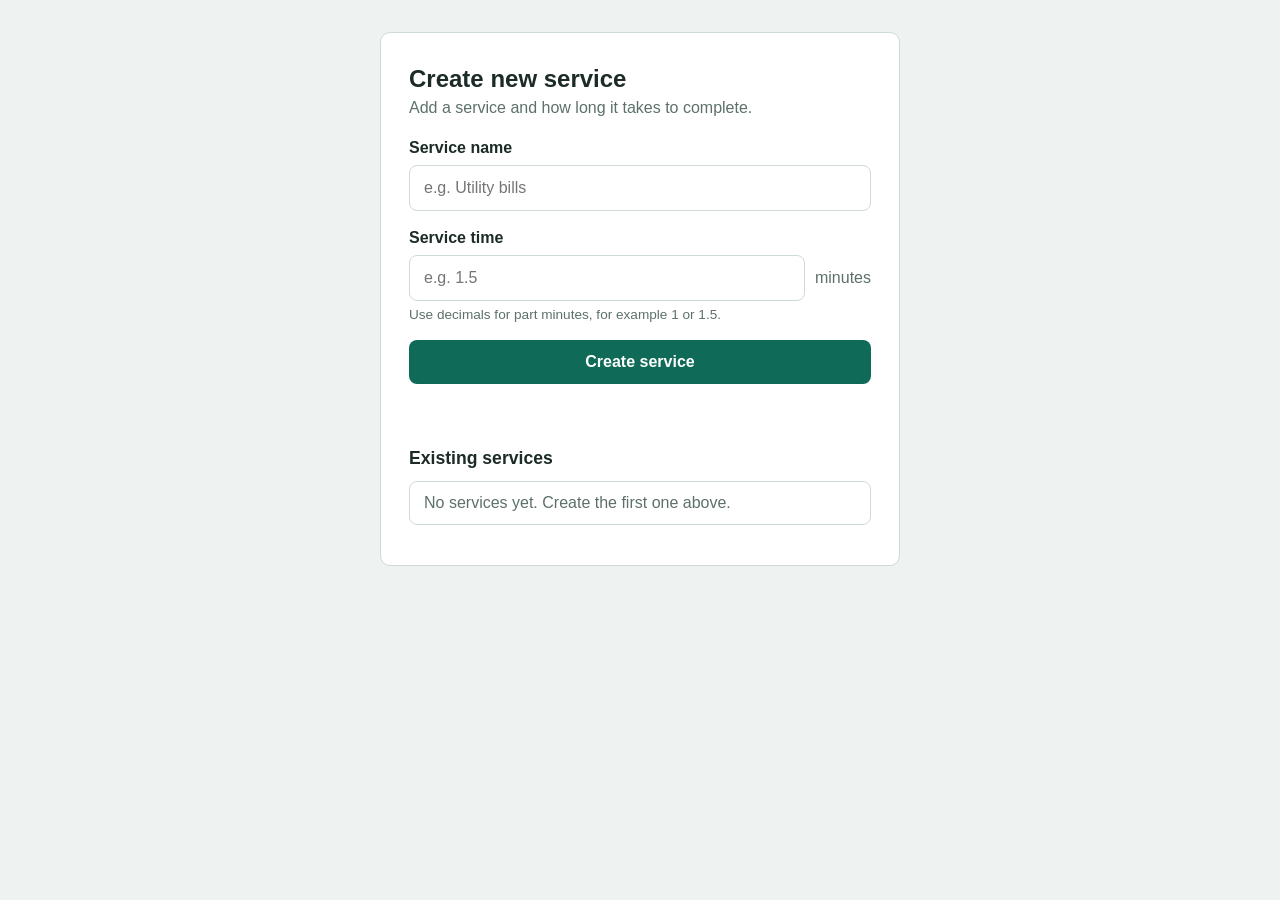
<file: src/main/resources/static/admin_side-job&time.html>
<!DOCTYPE html>
<html lang="en">
<head>
<meta charset="UTF-8">
<meta name="viewport" content="width=device-width, initial-scale=1">
<title>Admin - Manage Services</title>
<style>
  :root {
    --bg: #eef3f1;
    --card: #ffffff;
    --ink: #1c2b27;
    --muted: #5d706a;
    --accent: #0f6b57;
    --line: #cfdad6;
    --danger: #b3261e;
  }
  * { box-sizing: border-box; }
  body {
    margin: 0;
    min-height: 100vh;
    display: grid;
    place-items: start center;
    background: var(--bg);
    color: var(--ink);
    font-family: "Segoe UI", Tahoma, Arial, sans-serif;
    padding: 32px 20px;
  }
  .card {
    width: 100%;
    max-width: 520px;
    background: var(--card);
    padding: 32px 28px;
    border-radius: 10px;
    border: 1px solid var(--line);
  }
  h1 { margin: 0 0 6px; font-size: 1.5rem; }
  h2 { margin: 30px 0 12px; font-size: 1.1rem; }
  p  { margin: 0 0 22px; color: var(--muted); }
  label { display: block; margin-bottom: 8px; font-weight: 600; }
  .field { margin-bottom: 18px; }
  .hint { margin: 6px 0 0; font-size: .85rem; color: var(--muted); }

  input {
    width: 100%;
    padding: 13px 14px;
    font-size: 1rem;
    color: var(--ink);
    background: #fff;
    border: 1.5px solid var(--line);
    border-radius: 8px;
    transition: border-color .2s;
  }
  input:hover { border-color: var(--accent); }
  input:focus { outline: 3px solid rgba(15,107,87,.25); border-color: var(--accent); }

  .time-row { display: flex; align-items: center; gap: 10px; }
  .time-row input { flex: 1; }
  .time-row span { color: var(--muted); }

  .primary {
    width: 100%;
    padding: 13px;
    font-size: 1rem;
    font-weight: 600;
    color: #fff;
    background: var(--accent);
    border: 0;
    border-radius: 8px;
    cursor: pointer;
  }
  .primary:hover { background: #0b5646; }
  #msg { margin-top: 12px; min-height: 1.4em; font-weight: 600; color: var(--accent); }
  #msg.error { color: var(--danger); }

  ul { list-style: none; margin: 0; padding: 0; }
  li {
    display: flex;
    align-items: center;
    justify-content: space-between;
    gap: 12px;
    padding: 12px 14px;
    border: 1px solid var(--line);
    border-radius: 8px;
    margin-bottom: 8px;
  }
  li .name { font-weight: 600; }
  li .time { color: var(--muted); font-size: .9rem; }
  .remove {
    background: none;
    border: 1.5px solid var(--line);
    color: var(--danger);
    border-radius: 6px;
    padding: 6px 10px;
    cursor: pointer;
    font-size: .85rem;
  }
  .remove:hover { border-color: var(--danger); }
  .empty { color: var(--muted); }
</style>
</head>
<body>
  <main class="card">
    <h1>Create new service</h1>
    <p>Add a service and how long it takes to complete.</p>

    <div class="field">
      <label for="sname">Service name</label>
      <input type="text" id="sname" placeholder="e.g. Utility bills" autocomplete="off">
    </div>

    <div class="field">
      <label for="stime">Service time</label>
      <div class="time-row">
        <input type="number" id="stime" min="0.1" step="0.1" placeholder="e.g. 1.5">
        <span>minutes</span>
      </div>
      <p class="hint">Use decimals for part minutes, for example 1 or 1.5.</p>
    </div>

    <button type="button" class="primary" id="add">Create service</button>
    <div id="msg" aria-live="polite"></div>

    <h2>Existing services</h2>
    <ul id="list"></ul>
  </main>

  <script>
    var KEY = "bankServices";
    var services = [];

    try {
      services = JSON.parse(localStorage.getItem(KEY)) || [];
    } catch (e) { services = []; }

    function save() {
      try { localStorage.setItem(KEY, JSON.stringify(services)); } catch (e) {}
    }

    function show(text, isError) {
      var m = document.getElementById("msg");
      m.textContent = text;
      m.className = isError ? "error" : "";
    }

    function render() {
      var list = document.getElementById("list");
      list.innerHTML = "";
      if (!services.length) {
        list.innerHTML = '<li class="empty">No services yet. Create the first one above.</li>';
        return;
      }
      services.forEach(function (s, i) {
        var li = document.createElement("li");
        var info = document.createElement("div");
        var n = document.createElement("div");
        n.className = "name";
        n.textContent = s.name;
        var t = document.createElement("div");
        t.className = "time";
        t.textContent = s.time + " min";
        info.appendChild(n);
        info.appendChild(t);
        var b = document.createElement("button");
        b.type = "button";
        b.className = "remove";
        b.textContent = "Remove";
        b.addEventListener("click", function () {
          services.splice(i, 1);
          save();
          render();
          show("Service removed.", false);
        });
        li.appendChild(info);
        li.appendChild(b);
        list.appendChild(li);
      });
    }

    document.getElementById("add").addEventListener("click", function () {
      var name = document.getElementById("sname").value.trim();
      var time = parseFloat(document.getElementById("stime").value);

      if (!name) { show("Please enter a service name.", true); return; }
      if (!(time > 0)) { show("Please enter a service time greater than 0.", true); return; }
      var dup = services.some(function (s) {
        return s.name.toLowerCase() === name.toLowerCase();
      });
      if (dup) { show("This service already exists.", true); return; }

      services.push({ name: name, time: time });
      save();
      render();
      document.getElementById("sname").value = "";
      document.getElementById("stime").value = "";
      document.getElementById("sname").focus();
      show("Service created.", false);
    });

    render();
  </script>
</body>
</html>
</file>
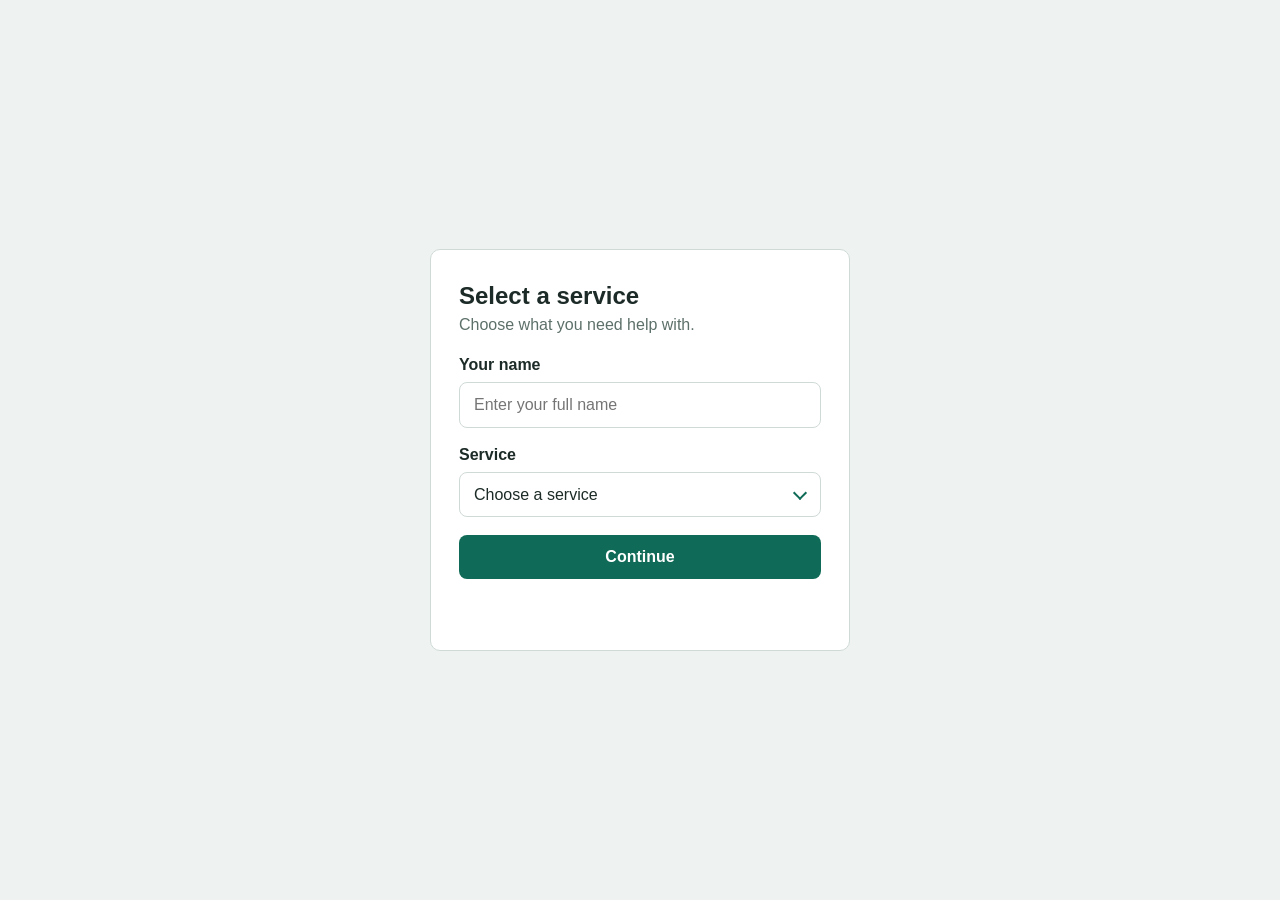
<file: src/main/resources/static/job_and_time.html>
<!DOCTYPE html>
<html lang="en">
<head>
<meta charset="UTF-8">
<meta name="viewport" content="width=device-width, initial-scale=1">
<title>Bank Services</title>
<style>
  :root {
    --bg: #eef3f1;
    --card: #ffffff;
    --ink: #1c2b27;
    --muted: #5d706a;
    --accent: #0f6b57;
    --line: #cfdad6;
  }
  * { box-sizing: border-box; }
  body {
    margin: 0;
    min-height: 100vh;
    display: grid;
    place-items: center;
    background: var(--bg);
    color: var(--ink);
    font-family: "Segoe UI", Tahoma, Arial, sans-serif;
    padding: 20px;
  }
  .card {
    width: 100%;
    max-width: 420px;
    background: var(--card);
    padding: 32px 28px;
    border-radius: 10px;
    border: 1px solid var(--line);
  }
  h1 { margin: 0 0 6px; font-size: 1.5rem; }
  p  { margin: 0 0 22px; color: var(--muted); }
  label { display: block; margin-bottom: 8px; font-weight: 600; }

  /* Dropdown */
  .select-wrap { position: relative; }
  .select-wrap::after {
    content: "";
    position: absolute;
    right: 16px;
    top: 50%;
    width: 8px; height: 8px;
    border-right: 2px solid var(--accent);
    border-bottom: 2px solid var(--accent);
    transform: translateY(-70%) rotate(45deg);
    pointer-events: none;
  }
  select {
    width: 100%;
    appearance: none;
    -webkit-appearance: none;
    padding: 13px 42px 13px 14px;
    font-size: 1rem;
    color: var(--ink);
    background: #fff;
    border: 1.5px solid var(--line);
    border-radius: 8px;
    cursor: pointer;
    transition: border-color .2s;
  }
  select:hover { border-color: var(--accent); }
  select:focus { outline: 3px solid rgba(15,107,87,.25); border-color: var(--accent); }

  /* Name field */
  .field { margin-bottom: 18px; }
  input[type="text"] {
    width: 100%;
    padding: 13px 14px;
    font-size: 1rem;
    color: var(--ink);
    background: #fff;
    border: 1.5px solid var(--line);
    border-radius: 8px;
    transition: border-color .2s;
  }
  input[type="text"]:hover { border-color: var(--accent); }
  input[type="text"]:focus { outline: 3px solid rgba(15,107,87,.25); border-color: var(--accent); }

  button {
    margin-top: 18px;
    width: 100%;
    padding: 13px;
    font-size: 1rem;
    font-weight: 600;
    color: #fff;
    background: var(--accent);
    border: 0;
    border-radius: 8px;
    cursor: pointer;
  }
  button:hover { background: #0b5646; }
  #result { margin-top: 16px; min-height: 1.4em; font-weight: 600; color: var(--accent); }
</style>
</head>
<body>
  <main class="card">
    <h1>Select a service</h1>
    <p>Choose what you need help with.</p>

    <div class="field">
      <label for="name">Your name</label>
      <input type="text" id="name" placeholder="Enter your full name" autocomplete="name">
    </div>

    <label for="service">Service</label>
    <div class="select-wrap">
      <select id="service">
        <option value="" disabled selected>Choose a service</option>
        <option value="utility">Utility bills</option>
        <option value="cheque">Cheque cash</option>
        <option value="deposit">Deposit</option>
        <option value="chalan">Chalan paid</option>
        <option value="account">New account open</option>
      </select>
    </div>

    <button type="button" id="go">Continue</button>
    <div id="result" aria-live="polite"></div>
  </main>

  <script>
    document.getElementById("go").addEventListener("click", function () {
      var s = document.getElementById("service");
      var name = document.getElementById("name").value.trim();
      var out = document.getElementById("result");
      if (!name) {
        out.textContent = "Please enter your name.";
      } else if (!s.value) {
        out.textContent = "Please choose a service.";
      } else {
        out.textContent = name + ", you selected: " + s.options[s.selectedIndex].text;
      }
    });
  </script>
</body>
</html>
</file>
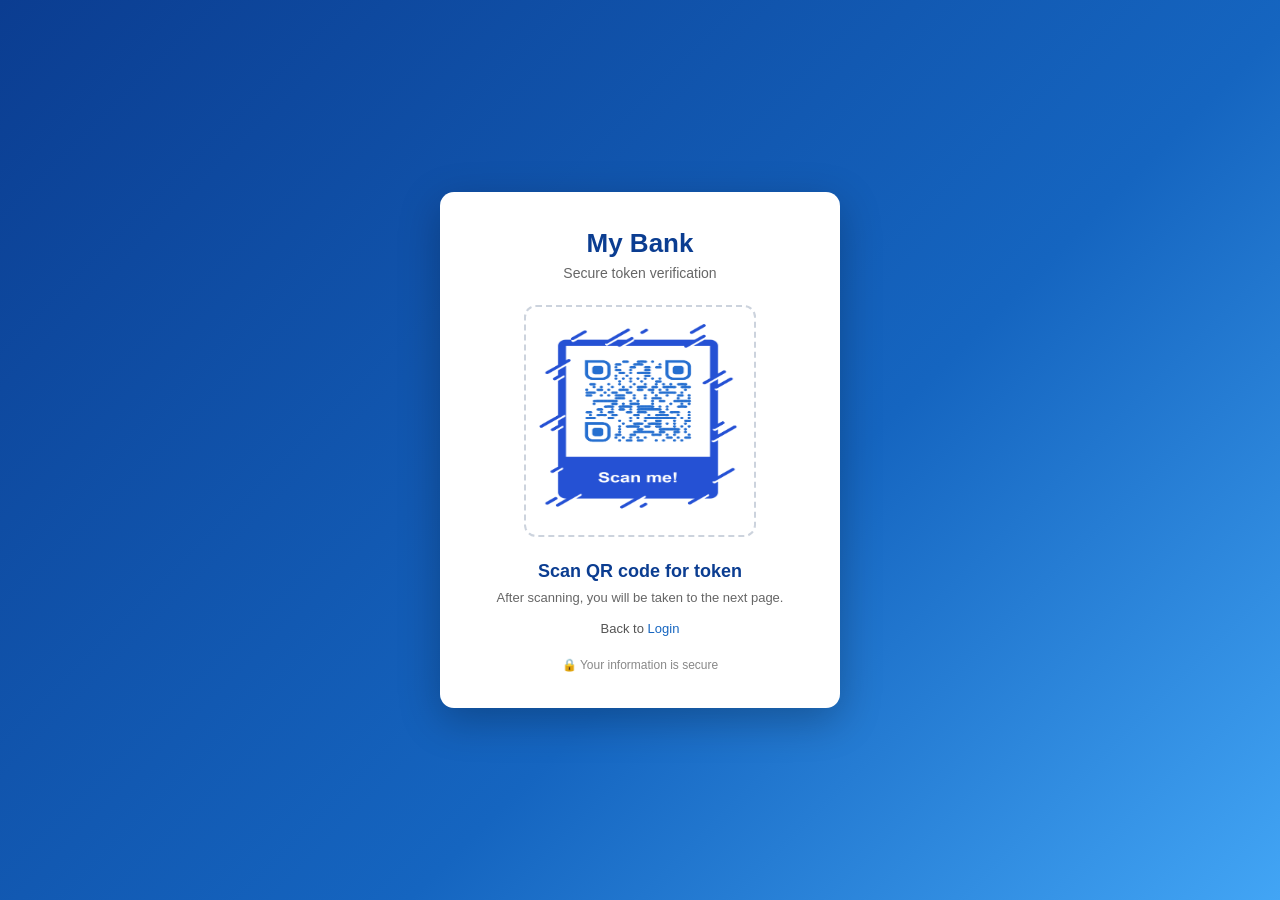
<file: src/main/resources/static/QRocde.html>
<!DOCTYPE html>
<html lang="en">
<head>
<meta charset="UTF-8">
<meta name="viewport" content="width=device-width, initial-scale=1.0">
<title>Scan QR Code</title>
<style>
  * { box-sizing: border-box; margin: 0; padding: 0; }

  body {
    font-family: "Segoe UI", Arial, sans-serif;
    min-height: 100vh;
    display: flex;
    align-items: center;
    justify-content: center;
    background: linear-gradient(135deg, #0b3d91, #1565c0 60%, #42a5f5);
    padding: 16px;
  }

  .card {
    background: #fff;
    width: 100%;
    max-width: 400px;
    border-radius: 14px;
    padding: 36px 32px;
    box-shadow: 0 12px 40px rgba(0,0,0,.25);
    text-align: center;
  }

  .logo {
    font-size: 26px;
    font-weight: 700;
    color: #0b3d91;
    margin-bottom: 6px;
  }
  .subtitle {
    color: #666;
    font-size: 14px;
    margin-bottom: 24px;
  }

  /* QR image with a transparent button on top of it */
  .qr-box {
    position: relative;
    display: inline-block;
    width: 232px;
    height: 232px;
    padding: 12px;
    border: 2px dashed #ccd3dd;
    border-radius: 12px;
    background: #fff;
    margin-bottom: 20px;
  }
  .qr-box img {
    display: block;
    width: 200px;
    height: 200px;
  }
  .qr-btn {
    position: absolute;
    top: 12px;
    left: 12px;
    width: 200px;      /* same size as the QR image */
    height: 200px;
    background: transparent;
    border: none;
    outline: none;
    cursor: pointer;
  }

  .scan-text {
    font-size: 18px;
    font-weight: 600;
    color: #0b3d91;
    margin-bottom: 8px;
  }
  .hint {
    font-size: 13px;
    color: #666;
    margin-bottom: 8px;
  }

  a { color: #1565c0; text-decoration: none; cursor: pointer; }
  a:hover { text-decoration: underline; }

  .switch {
    font-size: 13px;
    color: #555;
    margin-top: 16px;
  }

  .secure {
    font-size: 12px;
    color: #888;
    margin-top: 22px;
  }
</style>
</head>
<body>

<div class="card">
  <div class="logo">My Bank</div>
  <div class="subtitle">Secure token verification</div>

  <div class="qr-box">
    <img src="qr.png" alt="QR code">
    <!-- Transparent button, same size as the QR image -->
    <button type="button" class="qr-btn" id="qrBtn" aria-label="Open job and admin page"></button>
  </div>

  <div class="scan-text">Scan QR code for token</div>
  <div class="hint">After scanning, you will be taken to the next page.</div>

  <div class="switch">Back to <a href="login.html">Login</a></div>
  <div class="secure">🔒 Your information is secure</div>
</div>

<script>
  // Clicking the QR code opens job_and_admin.html
  document.getElementById('qrBtn').addEventListener('click', () => {
    window.location.href = 'job_and_time.html';
  });
</script>
</body>
</html>
</file>
